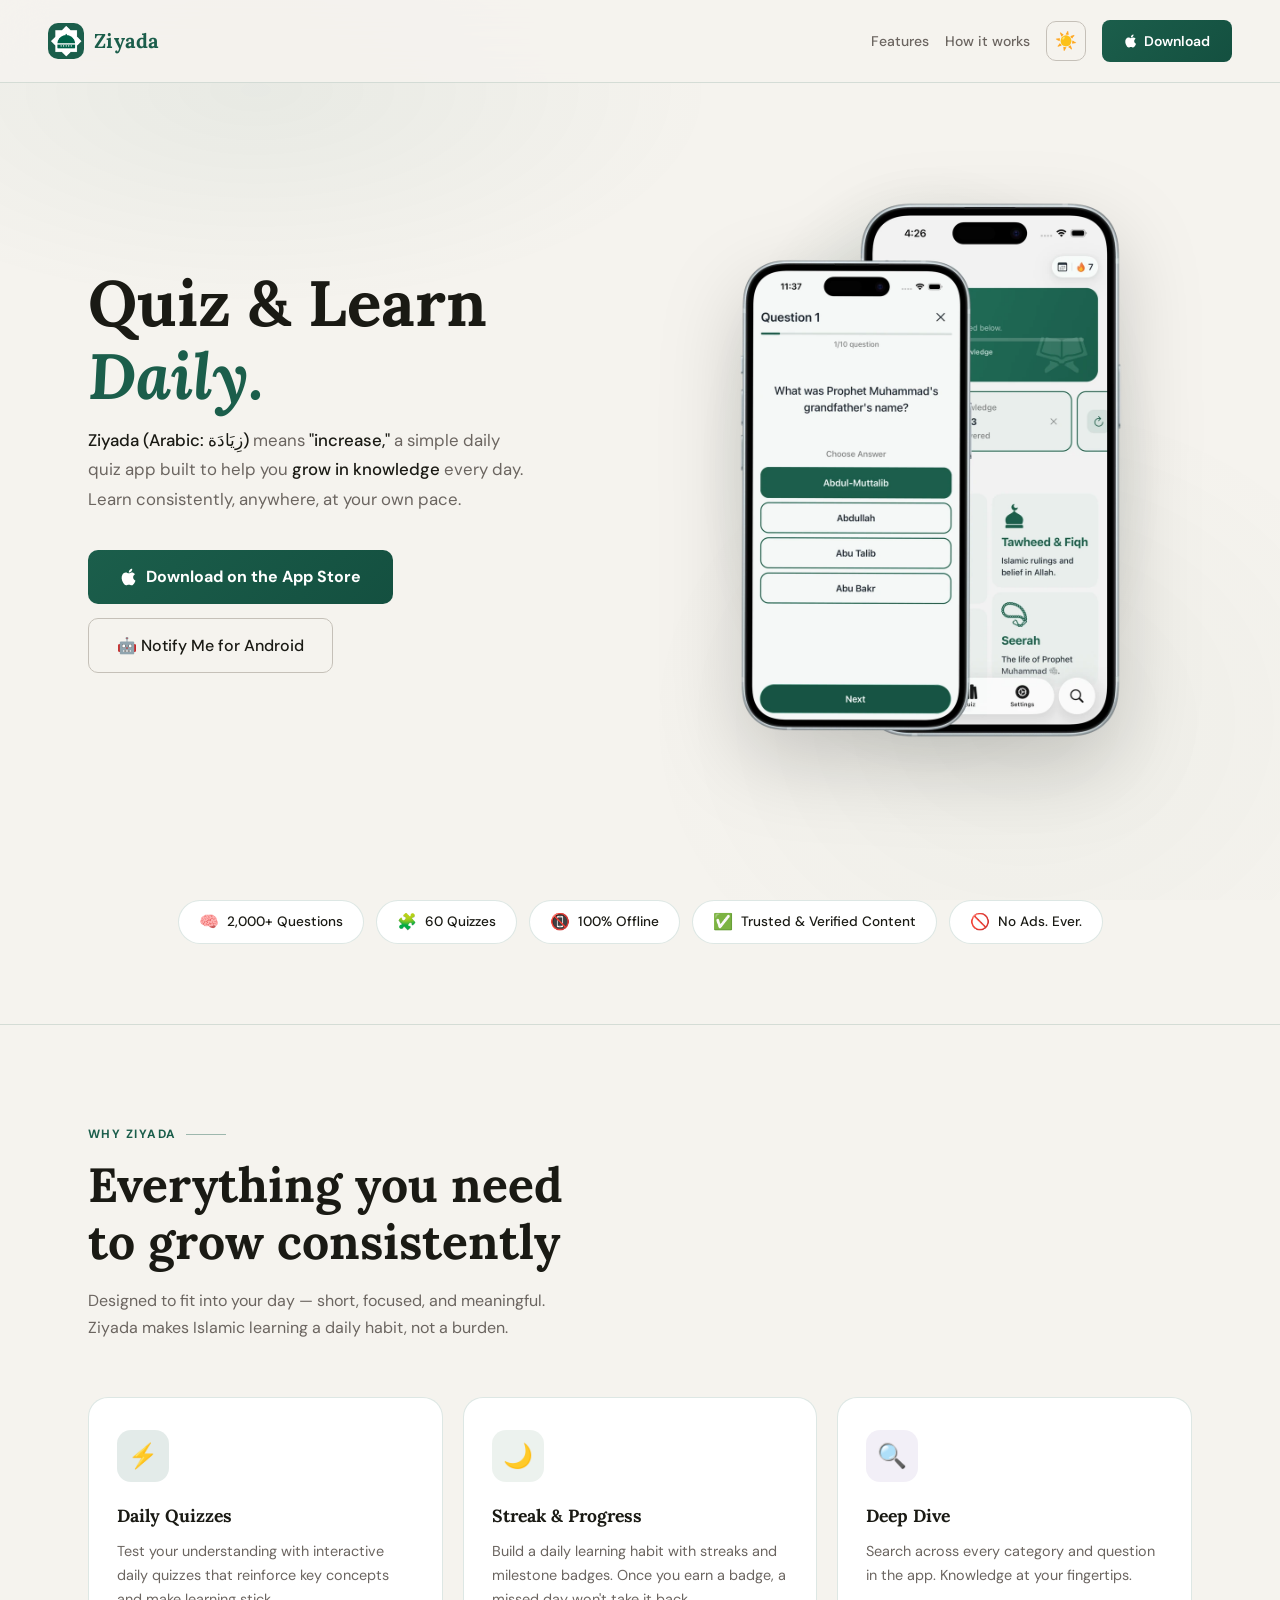
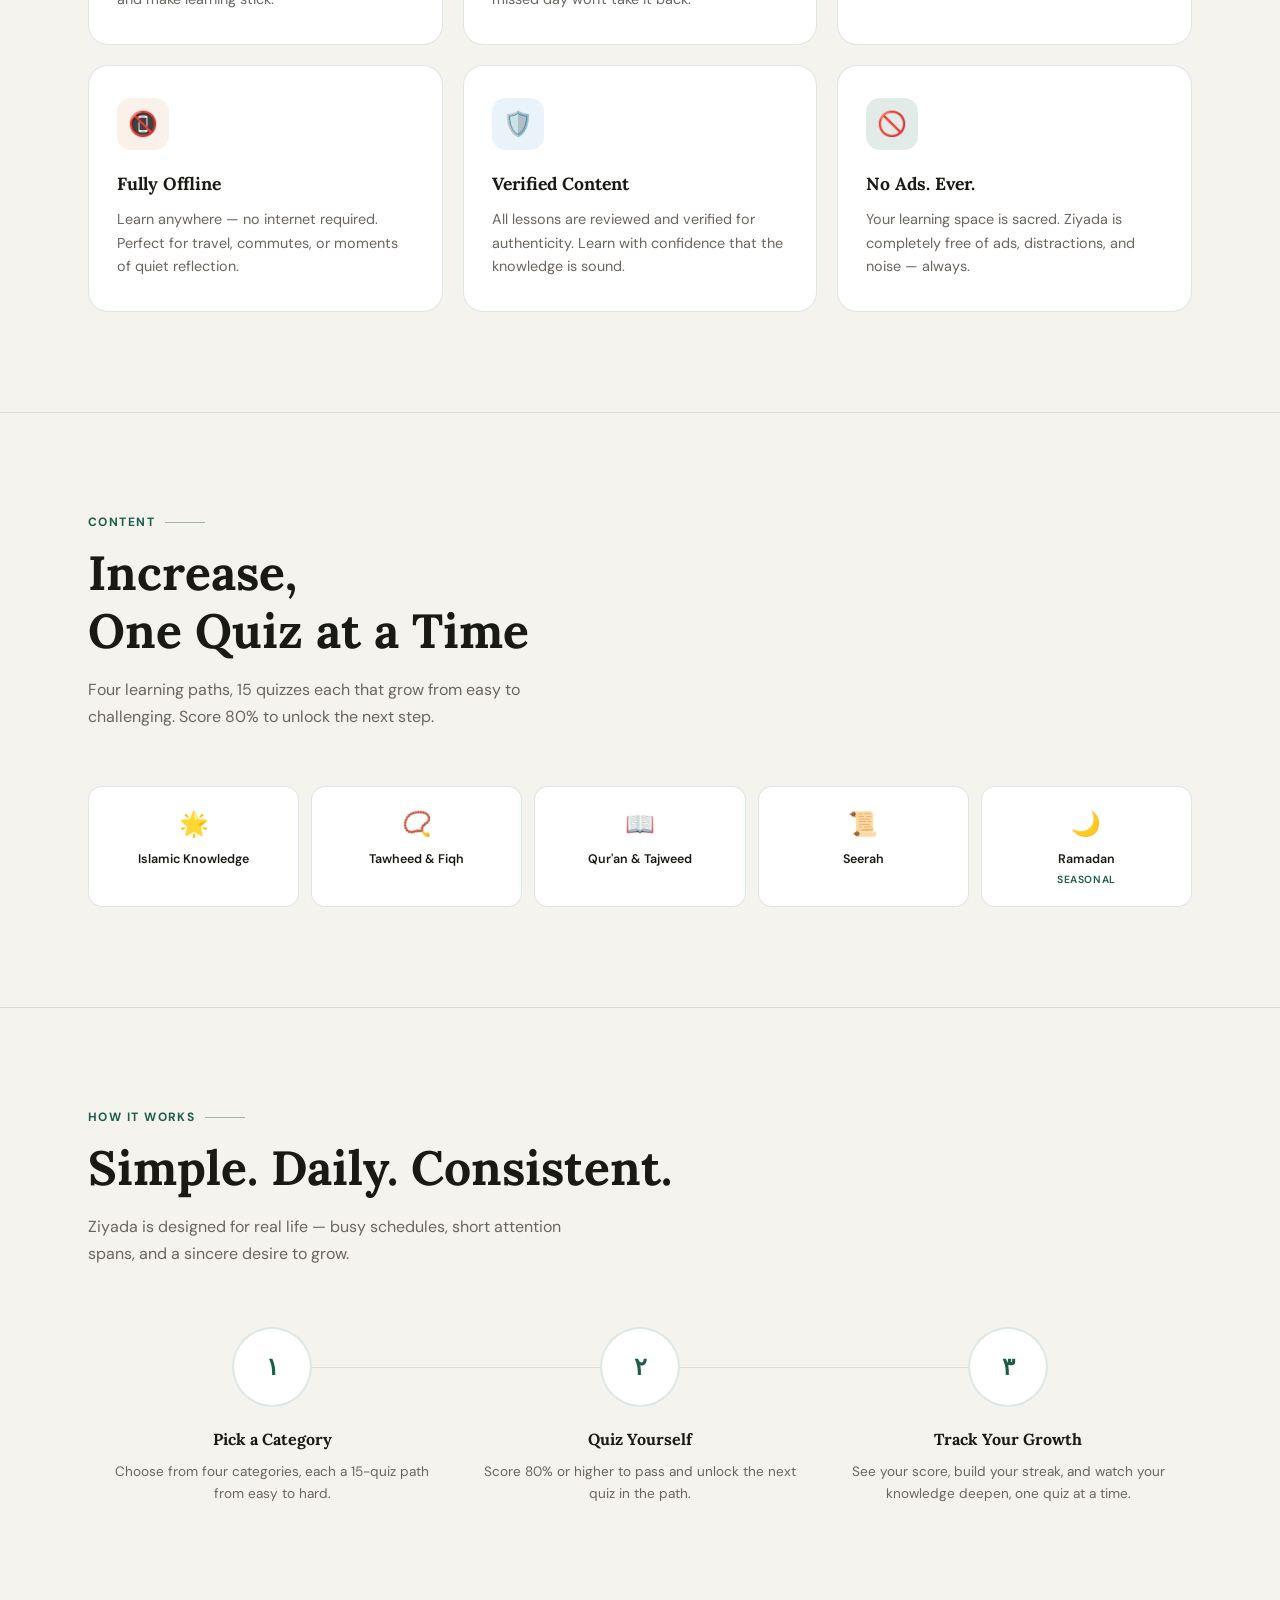
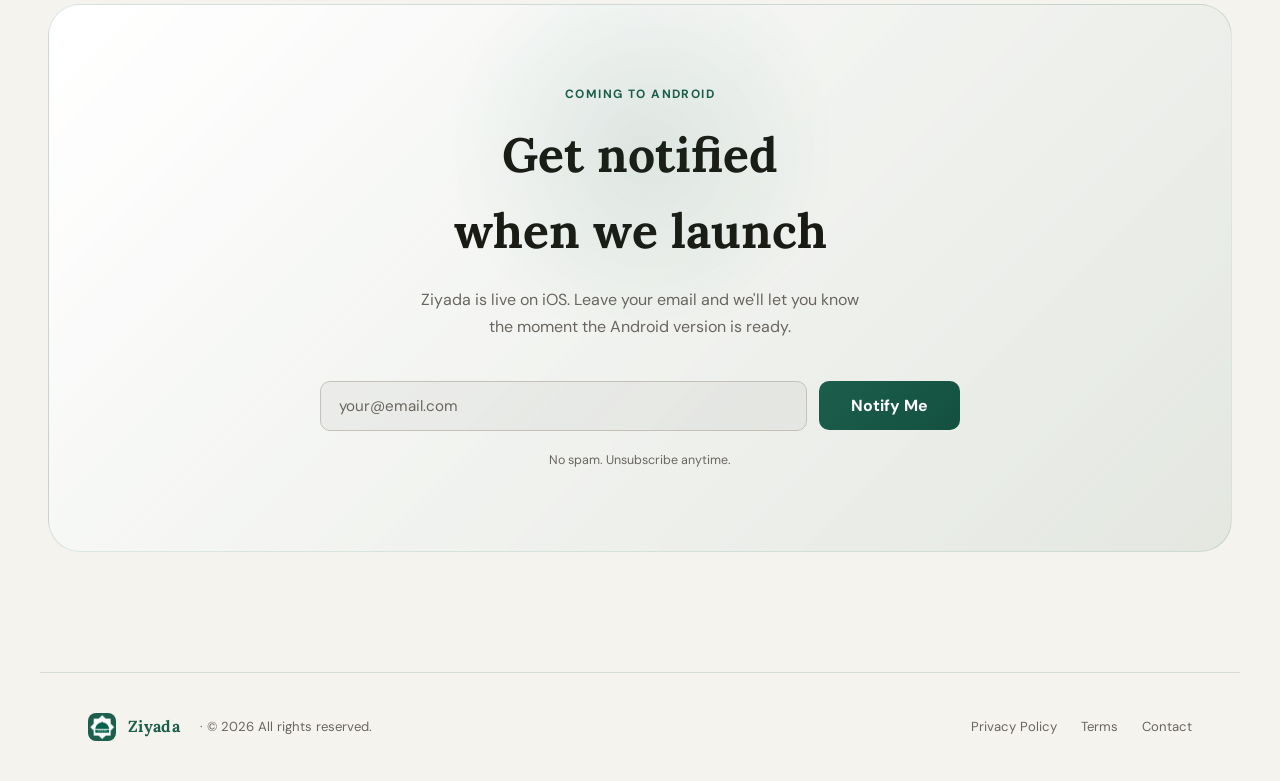
<file: index.html>
<!DOCTYPE html>
<html lang="en">
<head>
<meta charset="UTF-8">
<meta name="viewport" content="width=device-width, initial-scale=1.0">
<title>Ziyada – Quiz & Learn Daily</title>
<meta name="description" content="Ziyada (Arabic for increase) is a simple daily quiz app built to help you grow in Islamic knowledge every day. Work through the Qur'an and Tajweed, Seerah, Tawheed and Fiqh as a path of short quizzes, fully offline, with no ads and no account.">
<meta property="og:type" content="website">
<meta property="og:url" content="https://ziyada.app/">
<meta property="og:title" content="Ziyada – Quiz & Learn Daily">
<meta property="og:description" content="A simple daily quiz app built to help you grow in Islamic knowledge every day. Short quizzes on Qur'an, Seerah, Tawheed and Fiqh. Fully offline, no ads, no account.">
<meta property="og:image" content="https://ziyada.app/images/icon-light.png">
<meta name="twitter:card" content="summary_large_image">
<meta name="twitter:title" content="Ziyada – Quiz & Learn Daily">
<meta name="twitter:description" content="A simple daily quiz app built to help you grow in Islamic knowledge every day. Short quizzes on Qur'an, Seerah, Tawheed and Fiqh. Fully offline, no ads, no account.">
<meta name="twitter:image" content="https://ziyada.app/images/icon-light.png">
<link rel="icon" href="images/icon-dark.png" type="image/png">
<link rel="apple-touch-icon" href="images/icon-light.png">
<link rel="preconnect" href="https://fonts.googleapis.com">
<link href="https://fonts.googleapis.com/css2?family=Lora:ital,wght@0,400;0,600;0,700;1,400&family=DM+Sans:wght@300;400;500;600&display=swap" rel="stylesheet">
<link rel="stylesheet" href="css/styles.css">
</head>
<body>

<!-- NAV -->
<nav>
  <a class="nav-logo" href="#">
    <div class="logo-mark">
      <img src="images/icon-dark.png" alt="Ziyada" class="icon-dark" />
      <img src="images/icon-light.png" alt="Ziyada" class="icon-light" />
    </div>
    <span class="logo-text">Ziyada</span>
  </a>
  <div class="nav-cta">
    <a class="btn-ghost" href="#features">Features</a> 
    <a class="btn-ghost" href="#how">How it works</a>
    <button class="theme-toggle" id="themeToggle" aria-label="Toggle theme">🌙</button>
    <a class="btn-gold" href="https://apps.apple.com/app/id6760629369" target="_blank" rel="noopener"><svg width="14" height="14" viewBox="0 0 24 24" fill="currentColor" aria-hidden="true"><path d="M16.365 1.43c0 1.14-.462 2.222-1.15 3.02-.792.918-2.058 1.63-3.098 1.63-.135 0-.27-.02-.36-.033-.015-.107-.045-.335-.045-.575 0-1.14.51-2.222 1.17-2.945.81-.907 2.19-1.564 3.33-1.607.03.16.06.34.06.51z"/><path d="M20.685 17.14c-.51 1.16-.75 1.67-1.4 2.7-.9 1.44-2.19 3.24-3.78 3.25-1.41.02-1.77-.92-3.69-.91-1.92.01-2.31.93-3.72.91-1.59-.02-2.79-1.63-3.69-3.06-2.55-3.99-2.82-8.68-1.24-11.17 1.11-1.75 2.85-2.78 4.5-2.78 1.68 0 2.73 1 4.11 1 1.34 0 2.16-1 4.11-1 1.44 0 2.97.78 4.05 2.14-3.57 1.95-2.99 6.98.62 8.28-.24.65-.51 1.29-.86 1.9z"/></svg>Download</a>
  </div>
</nav>

<!-- HERO -->
<div class="hero">
  <div class="hero-content">
    <h1 class="hero-title">
      Quiz &amp; Learn<br>
      <em>Daily.</em>
    </h1>
    <p class="hero-desc">
      <strong>Ziyada (Arabic: زِيَادَة)</strong> means <strong>"increase,"</strong> a simple daily quiz app built to help you <strong>grow in knowledge</strong> every day. Learn consistently, anywhere, at your own pace.
    </p>
    <div class="hero-actions">
      <a class="btn-primary" href="https://apps.apple.com/app/id6760629369" target="_blank" rel="noopener">
        <svg class="apple-icon" width="18" height="18" viewBox="0 0 24 24" fill="currentColor" aria-hidden="true"><path d="M16.365 1.43c0 1.14-.462 2.222-1.15 3.02-.792.918-2.058 1.63-3.098 1.63-.135 0-.27-.02-.36-.033-.015-.107-.045-.335-.045-.575 0-1.14.51-2.222 1.17-2.945.81-.907 2.19-1.564 3.33-1.607.03.16.06.34.06.51z"/><path d="M20.685 17.14c-.51 1.16-.75 1.67-1.4 2.7-.9 1.44-2.19 3.24-3.78 3.25-1.41.02-1.77-.92-3.69-.91-1.92.01-2.31.93-3.72.91-1.59-.02-2.79-1.63-3.69-3.06-2.55-3.99-2.82-8.68-1.24-11.17 1.11-1.75 2.85-2.78 4.5-2.78 1.68 0 2.73 1 4.11 1 1.34 0 2.16-1 4.11-1 1.44 0 2.97.78 4.05 2.14-3.57 1.95-2.99 6.98.62 8.28-.24.65-.51 1.29-.86 1.9z"/></svg>
        Download on the App Store
      </a>
      <a class="btn-secondary" href="#waitlist">
        🤖 Notify Me for Android
      </a>
    </div>
  </div>

  <div class="hero-visual">
    <div class="phone-wrap">
      <img src="images/home-mockup-dark.webp" alt="Ziyada quiz and streak screens (dark)" class="phone-screenshot dark-img" />
      <img src="images/home-mockup-light.webp" alt="Ziyada quiz and category screens (light)" class="phone-screenshot light-img" />
    </div>
  </div>
</div>

<!-- TRUST PILLS -->
<div class="trust-bar">
  <div class="trust-pill"><span class="icon">🧠</span> 2,000+ Questions</div>
  <div class="trust-pill"><span class="icon">🧩</span> 60 Quizzes</div>
  <div class="trust-pill"><span class="icon">📵</span> 100% Offline</div>
  <div class="trust-pill"><span class="icon">✅</span> Trusted &amp; Verified Content</div>
  <div class="trust-pill"><span class="icon">🚫</span> No Ads. Ever.</div>
</div>

<div class="divider"></div>

<!-- FEATURES -->
<section class="section" id="features">
  <div class="section-label">Why Ziyada</div>
  <h2 class="section-title">Everything you need<br>to grow consistently</h2>
  <p class="section-desc">Designed to fit into your day — short, focused, and meaningful. Ziyada makes Islamic learning a daily habit, not a burden.</p>

  <div class="features-grid">
    <div class="feat-card">
      <div class="feat-icon">⚡</div>
      <div class="feat-title">Daily Quizzes</div>
      <p class="feat-desc">Test your understanding with interactive daily quizzes that reinforce key concepts and make learning stick.</p>
    </div>
    <div class="feat-card">
      <div class="feat-icon">🌙</div>
      <div class="feat-title">Streak & Progress</div>
      <p class="feat-desc">Build a daily learning habit with streaks and milestone badges. Once you earn a badge, a missed day won't take it back.</p>
    </div>
    <div class="feat-card">
      <div class="feat-icon">🔍</div>
      <div class="feat-title">Deep Dive</div>
      <p class="feat-desc">Search across every category and question in the app. Knowledge at your fingertips.</p>
    </div>
    <div class="feat-card">
      <div class="feat-icon">📵</div>
      <div class="feat-title">Fully Offline</div>
      <p class="feat-desc">Learn anywhere — no internet required. Perfect for travel, commutes, or moments of quiet reflection.</p>
    </div>
    <div class="feat-card">
      <div class="feat-icon">🛡️</div>
      <div class="feat-title">Verified Content</div>
      <p class="feat-desc">All lessons are reviewed and verified for authenticity. Learn with confidence that the knowledge is sound.</p>
    </div>
    <div class="feat-card">
      <div class="feat-icon">🚫</div>
      <div class="feat-title">No Ads. Ever.</div>
      <p class="feat-desc">Your learning space is sacred. Ziyada is completely free of ads, distractions, and noise — always.</p>
    </div>
  </div>
</section>

<div class="divider"></div>

<!-- CATEGORIES -->
<section class="section">
  <div class="section-label">Content</div>
  <h2 class="section-title">Increase, <br>One Quiz at a Time</h2>
  <p class="section-desc">Four learning paths, 15 quizzes each that grow from easy to challenging. Score 80% to unlock the next step.</p>

  <div class="cats-wrap">
    <div class="cat-item"><div class="cat-emoji">🌟</div><div class="cat-name">Islamic Knowledge</div></div>
    <div class="cat-item"><div class="cat-emoji">📿</div><div class="cat-name">Tawheed &amp; Fiqh</div></div>
    <div class="cat-item"><div class="cat-emoji">📖</div><div class="cat-name">Qur'an &amp; Tajweed</div></div>
    <div class="cat-item"><div class="cat-emoji">📜</div><div class="cat-name">Seerah</div></div>
    <div class="cat-item"><div class="cat-emoji">🌙</div><div class="cat-name">Ramadan</div><div class="cat-tag">Seasonal</div></div>
  </div>
</section>

<div class="divider"></div>

<!-- HOW IT WORKS -->
<section class="section" id="how">
  <div class="section-label">How it works</div>
  <h2 class="section-title">Simple. Daily. Consistent.</h2>
  <p class="section-desc">Ziyada is designed for real life — busy schedules, short attention spans, and a sincere desire to grow.</p>

  <div class="steps">
    <div class="step">
      <div class="step-num">١</div>
      <div class="step-title">Pick a Category</div>
      <p class="step-desc">Choose from four categories, each a 15-quiz path from easy to hard.</p>
    </div>
    <div class="step">
      <div class="step-num">٢</div>
      <div class="step-title">Quiz Yourself</div>
      <p class="step-desc">Score 80% or higher to pass and unlock the next quiz in the path.</p>
    </div>
    <div class="step">
      <div class="step-num">٣</div>
      <div class="step-title">Track Your Growth</div>
      <p class="step-desc">See your score, build your streak, and watch your knowledge deepen, one quiz at a time.</p>
    </div>
  </div>
</section>

<!-- ANDROID WAITLIST -->
<div class="waitlist-section" id="waitlist">
  <div class="waitlist-card">
    <div class="section-label">Coming to Android</div>
    <h2 class="waitlist-title">Get notified<br>when we launch</h2>
    <p class="waitlist-desc">Ziyada is live on iOS. Leave your email and we'll let you know the moment the Android version is ready.</p>

    <form class="waitlist-form" id="waitlistForm" novalidate>
      <div class="waitlist-input-group">
        <input class="waitlist-input" id="waitlistEmail" type="email" placeholder="your@email.com" autocomplete="email" />
      </div>
      <button class="btn-primary" type="submit" id="waitlistBtn">Notify Me</button>
    </form>

    <p class="waitlist-note" id="waitlistNote">No spam. Unsubscribe anytime.</p>
  </div>
</div>

<!-- FOOTER -->
<footer>
  <div class="footer-left">
    <div class="logo-mark" style="width:28px;height:28px;border-radius:8px;">
      <img src="images/icon-dark.png" alt="Ziyada" class="icon-dark" />
      <img src="images/icon-light.png" alt="Ziyada" class="icon-light" />
    </div>
    <span class="logo-text" style="font-size:1rem;">Ziyada</span>
    <span class="footer-copy" style="margin-left:8px;">· © 2026 All rights reserved.</span>
  </div>
  <div class="footer-links">
    <a class="footer-link" href="privacy.html">Privacy Policy</a>
    <a class="footer-link" href="terms.html">Terms</a>
    <a class="footer-link" href="mailto:privacy@ziyada.app">Contact</a>
  </div>
</footer>

<script>
  (function() {
    const form  = document.getElementById('waitlistForm');
    const input = document.getElementById('waitlistEmail');
    const btn   = document.getElementById('waitlistBtn');
    const note  = document.getElementById('waitlistNote');

    form.addEventListener('submit', async function(e) {
      e.preventDefault();

      const email = input.value.trim();

      if (!email || !/^[^\s@]+@[^\s@]+\.[^\s@]+$/.test(email)) {
        input.style.borderColor = '#C06040';
        setTimeout(() => input.style.borderColor = '', 1500);
        return;
      }

      // Loading state
      btn.textContent = 'Submitting…';
      btn.disabled = true;
      input.disabled = true;
      note.style.color = '';
      note.textContent = 'No spam. Unsubscribe anytime.';

      try {
        const res = await fetch('https://formspree.io/f/xkoqpqkb', {
          method: 'POST',
          headers: { 'Accept': 'application/json', 'Content-Type': 'application/json' },
          body: JSON.stringify({ email, device: 'Android' })
        });

        if (res.ok) {
          // Success state
          btn.textContent = '✓ You\'re in!';
          btn.style.background = 'linear-gradient(135deg, #2A7D64, #1B5E4B)';
          input.value = '';
          input.placeholder = 'Jazakallah khair! 🌙';
          note.textContent = "You're on the list! We'll email you when Android is ready. 🌙";
        } else {
          throw new Error('server error');
        }
      } catch (_) {
        // Error state
        btn.textContent = 'Try Again';
        btn.disabled = false;
        btn.style.background = '';
        input.disabled = false;
        note.style.color = '#C06040';
        note.textContent = 'Something went wrong. Please try again.';
      }
    });
  })();

  // Theme toggle
  (function() {
    const html = document.documentElement;
    const toggle = document.getElementById('themeToggle');
    const stored = localStorage.getItem('ziyada-theme');

    function applyTheme(theme) {
      if (theme === 'light') {
        html.classList.add('light');
        toggle.textContent = '☀️';
      } else {
        html.classList.remove('light');
        toggle.textContent = '🌙';
      }
    }

    if (stored) {
      applyTheme(stored);
    } else if (window.matchMedia('(prefers-color-scheme: light)').matches) {
      applyTheme('light');
    }

    toggle.addEventListener('click', function() {
      const isLight = html.classList.contains('light');
      const next = isLight ? 'dark' : 'light';
      localStorage.setItem('ziyada-theme', next);
      applyTheme(next);
    });
  })();

  // Scroll reveal
  const observer = new IntersectionObserver((entries) => {
    entries.forEach(e => {
      if (e.isIntersecting) {
        e.target.style.opacity = '1';
        e.target.style.transform = 'translateY(0)';
      }
    });
  }, { threshold: 0.1 });

  document.querySelectorAll('.feat-card, .cat-item, .step').forEach(el => {
    el.style.opacity = '0';
    el.style.transform = 'translateY(24px)';
    el.style.transition = 'opacity 0.5s ease, transform 0.5s ease';
    observer.observe(el);
  });
</script>

</body>
</html>
</file>
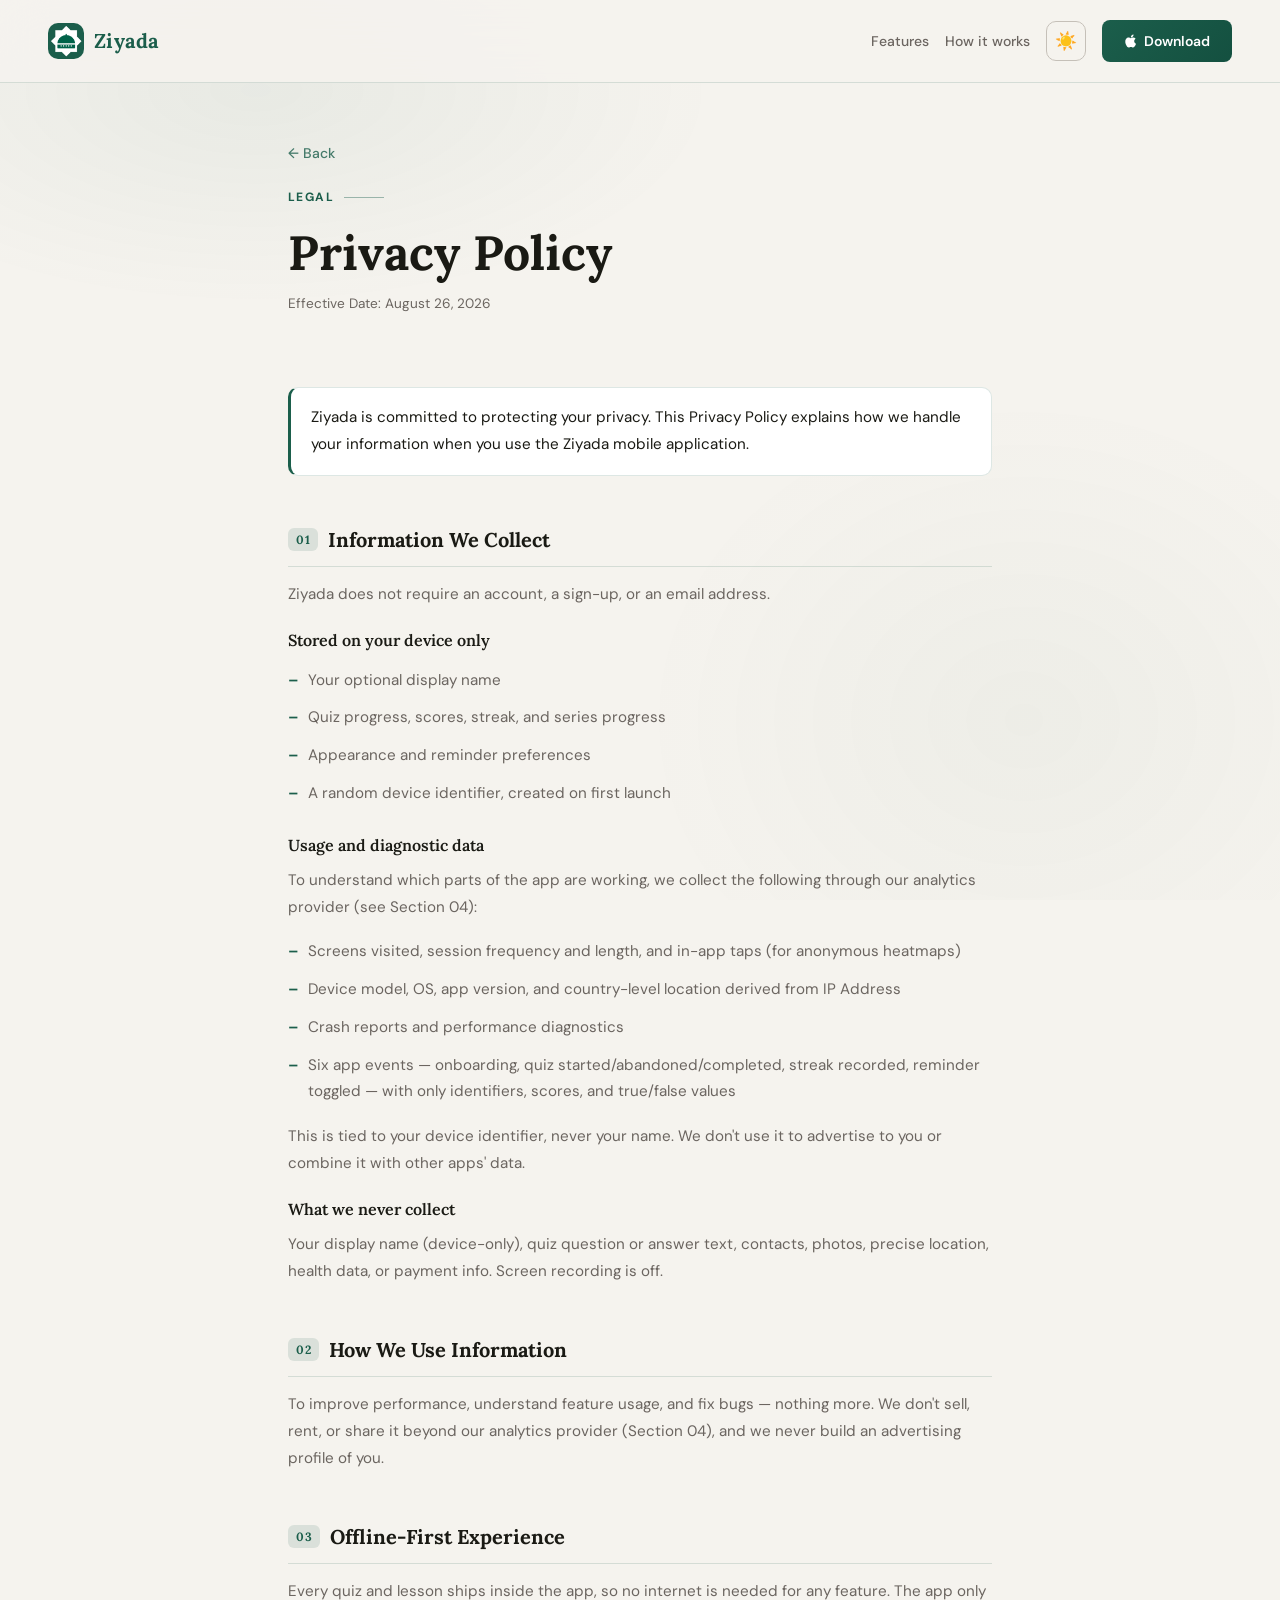
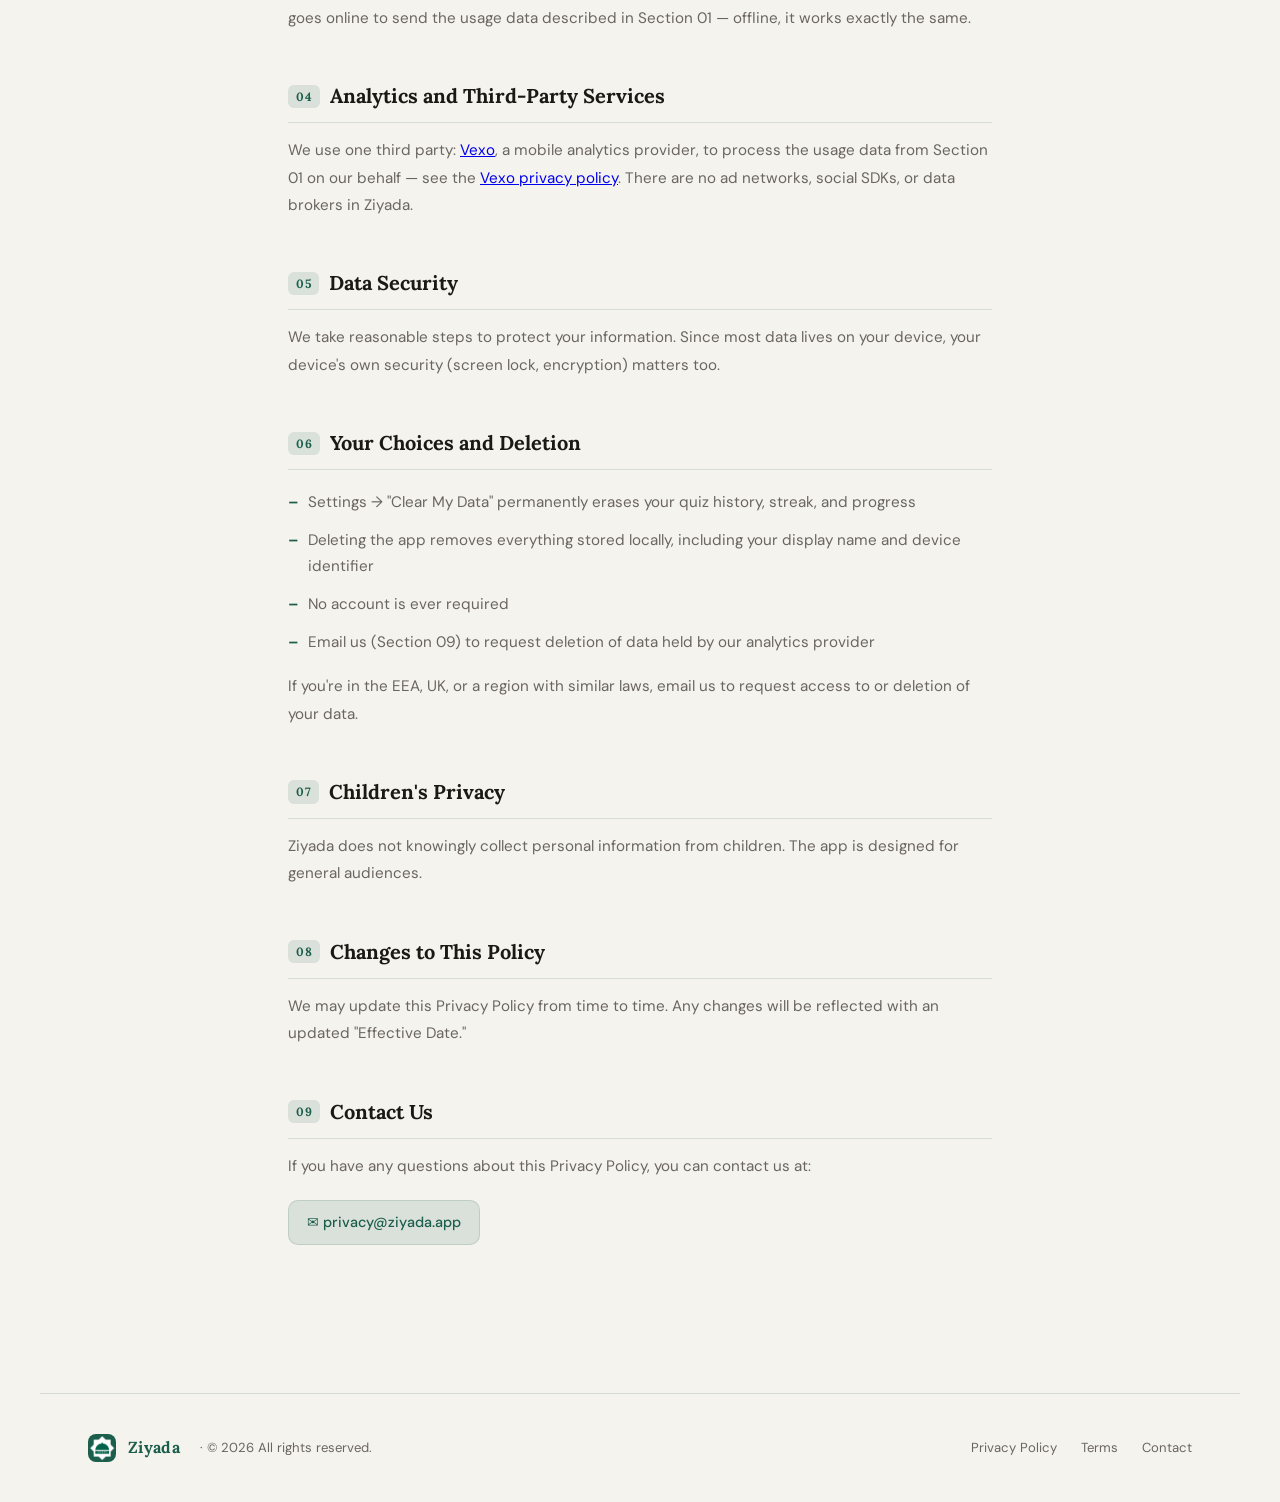
<file: privacy.html>
<!DOCTYPE html>
<html lang="en">
<head>
<meta charset="UTF-8">
<meta name="viewport" content="width=device-width, initial-scale=1.0">
<meta name="description" content="How Ziyada collects, uses, and protects your information.">
<link rel="icon" href="images/icon-dark.png" type="image/png">
<link rel="apple-touch-icon" href="images/icon-light.png">
<title>Privacy Policy – Ziyada</title>
<link rel="preconnect" href="https://fonts.googleapis.com">
<link href="https://fonts.googleapis.com/css2?family=Lora:ital,wght@0,400;0,600;0,700;1,400&family=DM+Sans:wght@300;400;500;600&display=swap" rel="stylesheet">
<link rel="stylesheet" href="css/styles.css">
<link rel="stylesheet" href="css/policy.css">
</head>
<body>

<!-- NAV -->
<nav>
  <a class="nav-logo" href="index.html">
    <div class="logo-mark">
      <img src="images/icon-dark.png" alt="Ziyada" class="icon-dark" />
      <img src="images/icon-light.png" alt="Ziyada" class="icon-light" />
    </div>
    <span class="logo-text">Ziyada</span>
  </a>
  <div class="nav-cta">
    <a class="btn-ghost" href="index.html#features">Features</a>
    <a class="btn-ghost" href="index.html#how">How it works</a>
    <button class="theme-toggle" id="themeToggle" aria-label="Toggle theme">🌙</button>
    <a class="btn-gold" href="https://apps.apple.com/app/id6760629369" target="_blank" rel="noopener"><svg width="14" height="14" viewBox="0 0 24 24" fill="currentColor" aria-hidden="true"><path d="M16.365 1.43c0 1.14-.462 2.222-1.15 3.02-.792.918-2.058 1.63-3.098 1.63-.135 0-.27-.02-.36-.033-.015-.107-.045-.335-.045-.575 0-1.14.51-2.222 1.17-2.945.81-.907 2.19-1.564 3.33-1.607.03.16.06.34.06.51z"/><path d="M20.685 17.14c-.51 1.16-.75 1.67-1.4 2.7-.9 1.44-2.19 3.24-3.78 3.25-1.41.02-1.77-.92-3.69-.91-1.92.01-2.31.93-3.72.91-1.59-.02-2.79-1.63-3.69-3.06-2.55-3.99-2.82-8.68-1.24-11.17 1.11-1.75 2.85-2.78 4.5-2.78 1.68 0 2.73 1 4.11 1 1.34 0 2.16-1 4.11-1 1.44 0 2.97.78 4.05 2.14-3.57 1.95-2.99 6.98.62 8.28-.24.65-.51 1.29-.86 1.9z"/></svg>Download</a>
  </div>
</nav>

<!-- PAGE HEADER -->
<div class="policy-hero">
  <a class="back-btn" href="index.html">← Back</a>
  <div class="section-label">Legal</div>
  <h1>Privacy Policy</h1>
  <p class="policy-meta">Effective Date: August 26, 2026</p>
</div>

<!-- POLICY CONTENT -->
<div class="policy-body">

  <div class="policy-section">
    <div class="policy-highlight">
      <p>Ziyada is committed to protecting your privacy. This Privacy Policy explains how we handle your information when you use the Ziyada mobile application.</p>
    </div>
  </div>

  <div class="policy-section">
    <h2><span class="num">01</span> Information We Collect</h2>
    <p>Ziyada does not require an account, a sign-up, or an email address.</p>

    <h3>Stored on your device only</h3>
    <ul>
      <li>Your optional display name</li>
      <li>Quiz progress, scores, streak, and series progress</li>
      <li>Appearance and reminder preferences</li>
      <li>A random device identifier, created on first launch</li>
    </ul>

    <h3>Usage and diagnostic data</h3>
    <p>To understand which parts of the app are working, we collect the following through our analytics provider (see Section 04):</p>

    <ul>
      <li>Screens visited, session frequency and length, and in-app taps (for anonymous heatmaps)</li>
      <li>Device model, OS, app version, and country-level location derived from IP Address</li>
      <li>Crash reports and performance diagnostics</li>
      <li>Six app events — onboarding, quiz started/abandoned/completed, streak recorded, reminder toggled — with only identifiers, scores, and true/false values</li>
    </ul>
    <p>This is tied to your device identifier, never your name. We don't use it to advertise to you or combine it with other apps' data.</p>

    <h3>What we never collect</h3>
    <p>Your display name (device-only), quiz question or answer text, contacts, photos, precise location, health data, or payment info. Screen recording is off.</p>
  </div>

  <div class="policy-section">
    <h2><span class="num">02</span> How We Use Information</h2>
    <p>To improve performance, understand feature usage, and fix bugs — nothing more. We don't sell, rent, or share it beyond our analytics provider (Section 04), and we never build an advertising profile of you.</p>
  </div>

  <div class="policy-section">
    <h2><span class="num">03</span> Offline-First Experience</h2>
    <p>Every quiz and lesson ships inside the app, so no internet is needed for any feature. The app only goes online to send the usage data described in Section 01 — offline, it works exactly the same.</p>
  </div>

  <div class="policy-section">
    <h2><span class="num">04</span> Analytics and Third-Party Services</h2>
    <p>We use one third party: <a href="https://www.vexo.co" target="_blank" rel="noopener">Vexo</a>, a mobile analytics provider, to process the usage data from Section 01 on our behalf — see the <a href="https://www.vexo.co/privacy" target="_blank" rel="noopener">Vexo privacy policy</a>. There are no ad networks, social SDKs, or data brokers in Ziyada.</p>
  </div>

  <div class="policy-section">
    <h2><span class="num">05</span> Data Security</h2>
    <p>We take reasonable steps to protect your information. Since most data lives on your device, your device's own security (screen lock, encryption) matters too.</p>
  </div>

  <div class="policy-section">
    <h2><span class="num">06</span> Your Choices and Deletion</h2>
    <ul>
      <li>Settings → "Clear My Data" permanently erases your quiz history, streak, and progress</li>
      <li>Deleting the app removes everything stored locally, including your display name and device identifier</li>
      <li>No account is ever required</li>
      <li>Email us (Section 09) to request deletion of data held by our analytics provider</li>
    </ul>
    <p>If you're in the EEA, UK, or a region with similar laws, email us to request access to or deletion of your data.</p>
  </div>

  <div class="policy-section">
    <h2><span class="num">07</span> Children's Privacy</h2>
    <p>Ziyada does not knowingly collect personal information from children. The app is designed for general audiences.</p>
  </div>

  <div class="policy-section">
    <h2><span class="num">08</span> Changes to This Policy</h2>
    <p>We may update this Privacy Policy from time to time. Any changes will be reflected with an updated "Effective Date."</p>
  </div>

  <div class="policy-section">
    <h2><span class="num">09</span> Contact Us</h2>
    <p>If you have any questions about this Privacy Policy, you can contact us at:</p>
    <a class="policy-contact" href="mailto:privacy@ziyada.app">✉ privacy@ziyada.app</a>
  </div>

</div>

<!-- FOOTER -->
<footer>
  <div class="footer-left">
    <div class="logo-mark" style="width:28px;height:28px;border-radius:8px;">
      <img src="images/icon-dark.png" alt="Ziyada" class="icon-dark" />
      <img src="images/icon-light.png" alt="Ziyada" class="icon-light" />
    </div>
    <span class="logo-text" style="font-size:1rem;">Ziyada</span>
    <span class="footer-copy" style="margin-left:8px;">· © 2026 All rights reserved.</span>
  </div>
  <div class="footer-links">
    <a class="footer-link" href="privacy.html">Privacy Policy</a>
    <a class="footer-link" href="terms.html">Terms</a>
    <a class="footer-link" href="mailto:privacy@ziyada.app">Contact</a>
  </div>
</footer>

<script>
  // Theme toggle
  (function() {
    const html = document.documentElement;
    const toggle = document.getElementById('themeToggle');
    const stored = localStorage.getItem('ziyada-theme');

    function applyTheme(theme) {
      if (theme === 'light') {
        html.classList.add('light');
        toggle.textContent = '☀️';
      } else {
        html.classList.remove('light');
        toggle.textContent = '🌙';
      }
    }

    if (stored) {
      applyTheme(stored);
    } else if (window.matchMedia('(prefers-color-scheme: light)').matches) {
      applyTheme('light');
    }

    toggle.addEventListener('click', function() {
      const isLight = html.classList.contains('light');
      const next = isLight ? 'dark' : 'light';
      localStorage.setItem('ziyada-theme', next);
      applyTheme(next);
    });
  })();
</script>

</body>
</html>
</file>
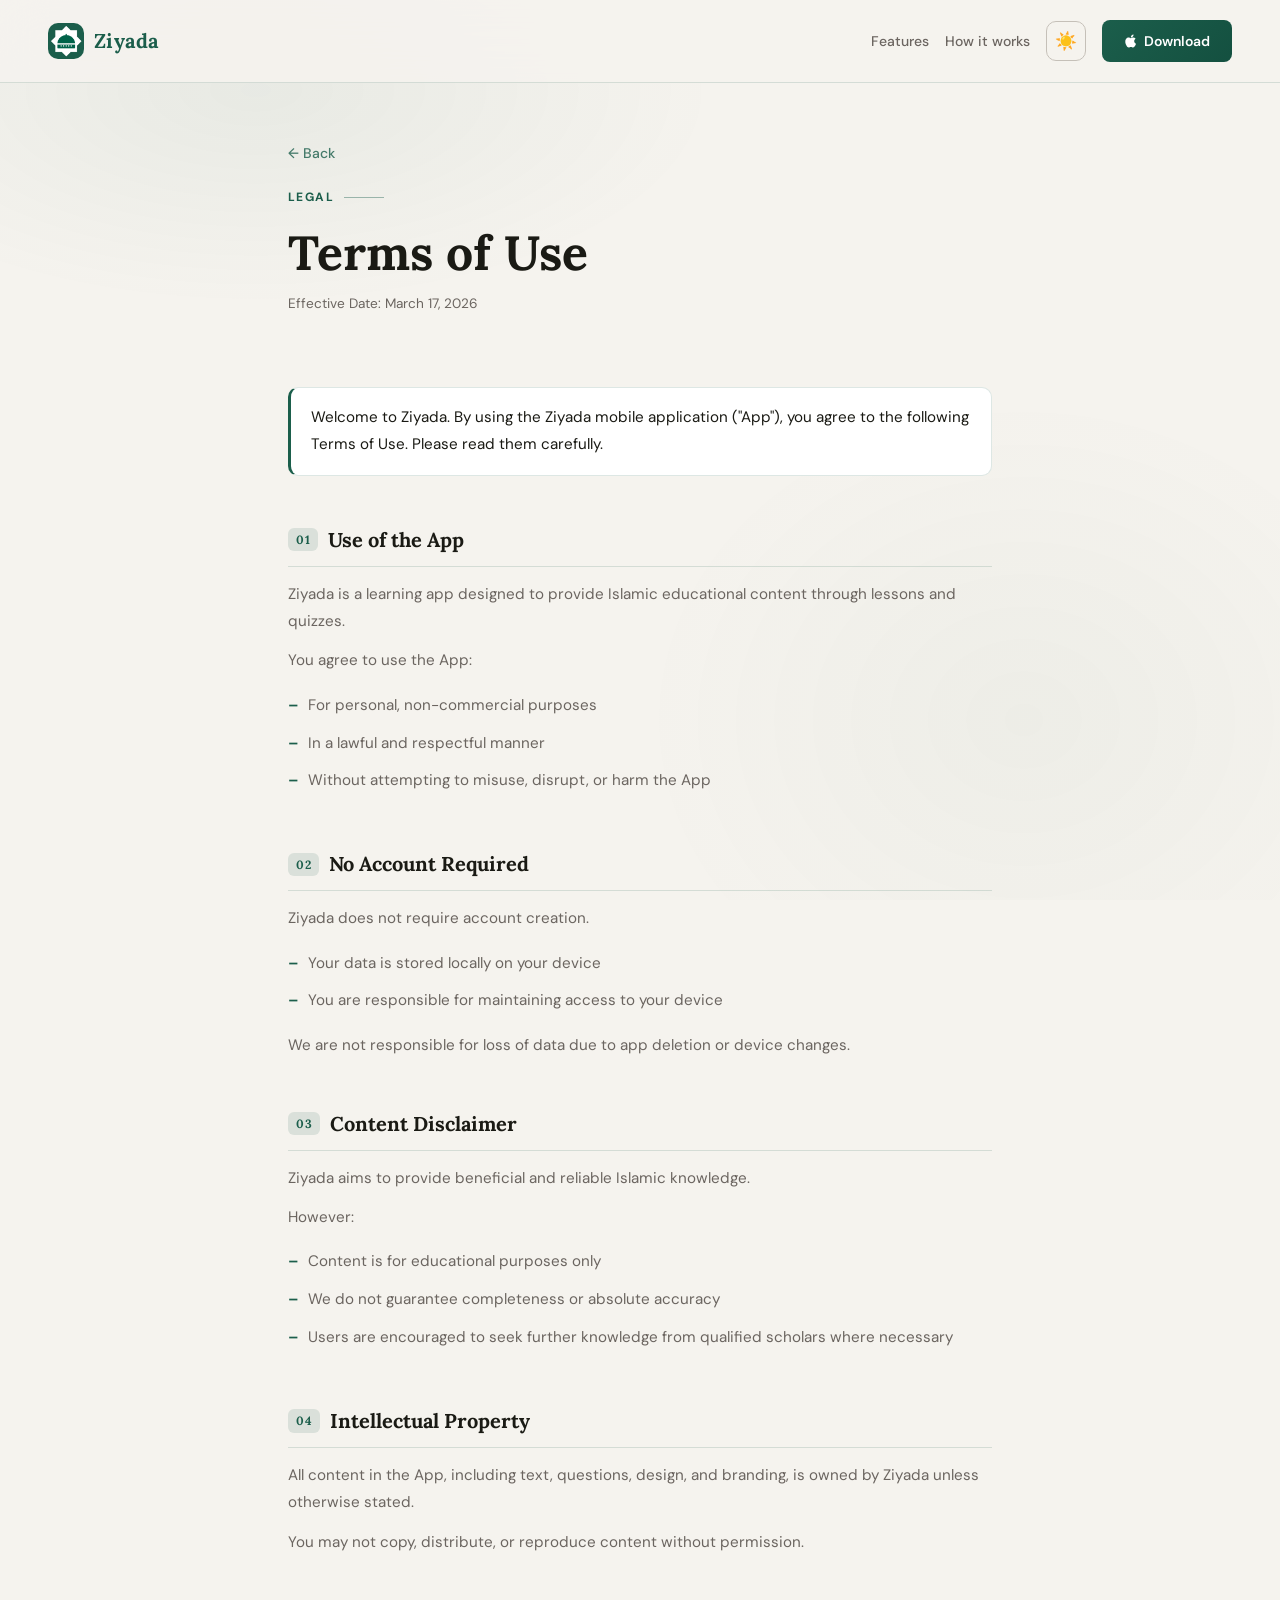
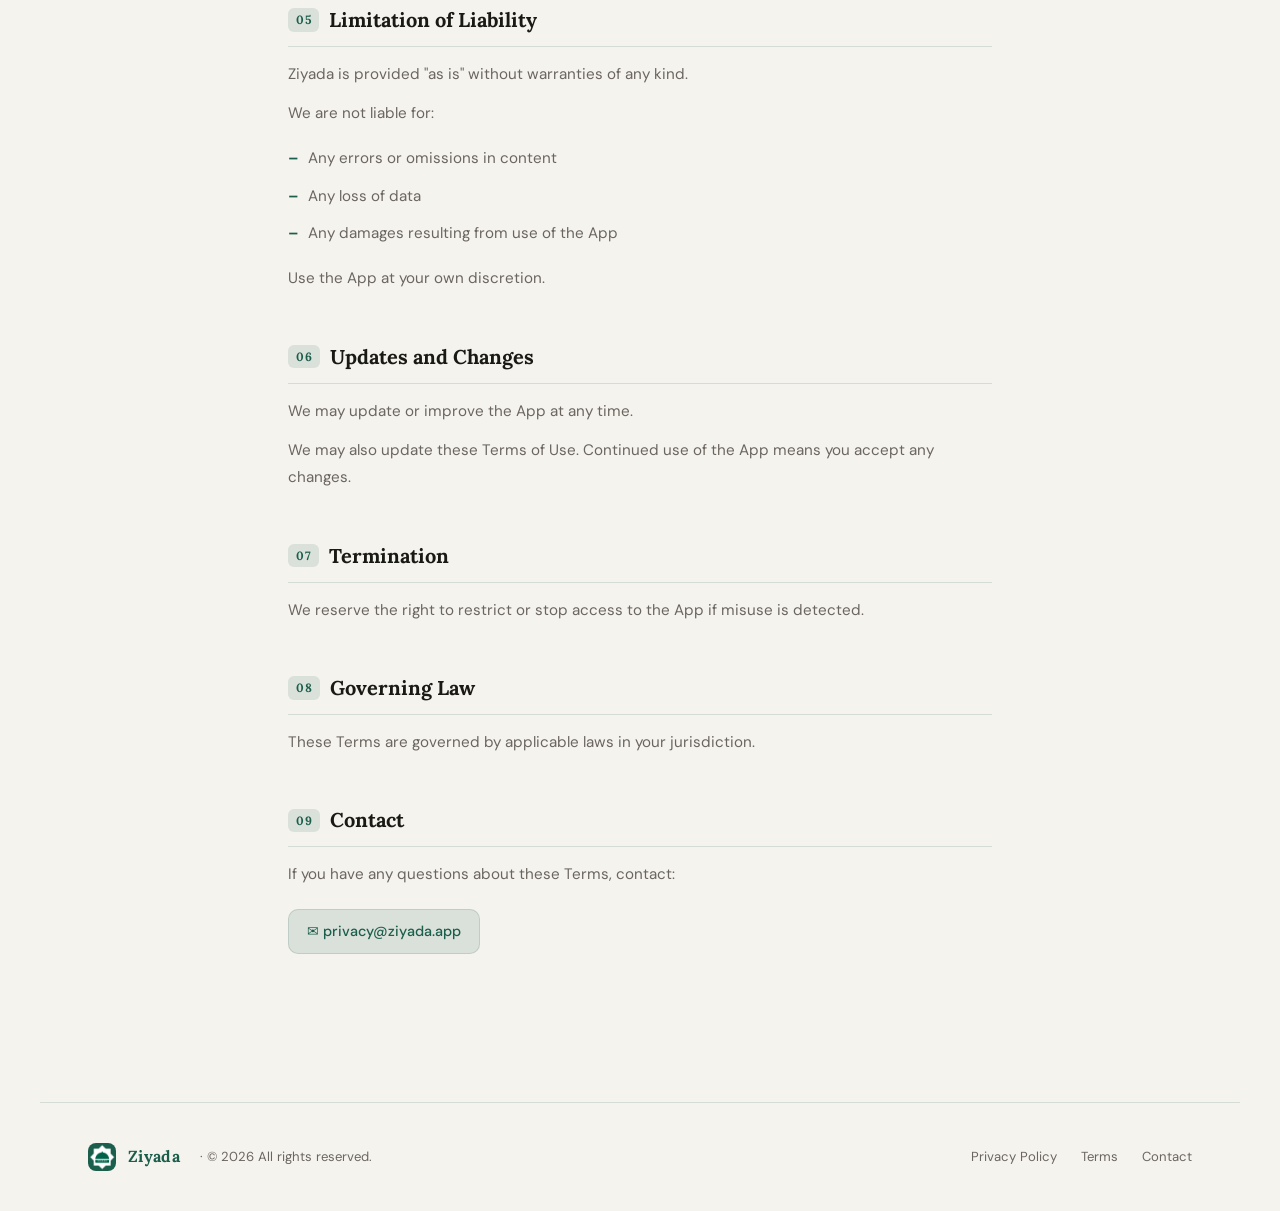
<file: terms.html>
<!DOCTYPE html>
<html lang="en">
<head>
<meta charset="UTF-8">
<meta name="viewport" content="width=device-width, initial-scale=1.0">
<meta name="description" content="The terms of use for the Ziyada mobile app.">
<link rel="icon" href="images/icon-dark.png" type="image/png">
<link rel="apple-touch-icon" href="images/icon-light.png">
<title>Terms of Use – Ziyada</title>
<link rel="preconnect" href="https://fonts.googleapis.com">
<link href="https://fonts.googleapis.com/css2?family=Lora:ital,wght@0,400;0,600;0,700;1,400&family=DM+Sans:wght@300;400;500;600&display=swap" rel="stylesheet">
<link rel="stylesheet" href="css/styles.css">
<link rel="stylesheet" href="css/policy.css">
</head>
<body>

<!-- NAV -->
<nav>
  <a class="nav-logo" href="index.html">
    <div class="logo-mark">
      <img src="images/icon-dark.png" alt="Ziyada" class="icon-dark" />
      <img src="images/icon-light.png" alt="Ziyada" class="icon-light" />
    </div>
    <span class="logo-text">Ziyada</span>
  </a>
  <div class="nav-cta">
    <a class="btn-ghost" href="index.html#features">Features</a>
    <a class="btn-ghost" href="index.html#how">How it works</a>
    <button class="theme-toggle" id="themeToggle" aria-label="Toggle theme">🌙</button>
    <a class="btn-gold" href="https://apps.apple.com/app/id6760629369" target="_blank" rel="noopener"><svg width="14" height="14" viewBox="0 0 24 24" fill="currentColor" aria-hidden="true"><path d="M16.365 1.43c0 1.14-.462 2.222-1.15 3.02-.792.918-2.058 1.63-3.098 1.63-.135 0-.27-.02-.36-.033-.015-.107-.045-.335-.045-.575 0-1.14.51-2.222 1.17-2.945.81-.907 2.19-1.564 3.33-1.607.03.16.06.34.06.51z"/><path d="M20.685 17.14c-.51 1.16-.75 1.67-1.4 2.7-.9 1.44-2.19 3.24-3.78 3.25-1.41.02-1.77-.92-3.69-.91-1.92.01-2.31.93-3.72.91-1.59-.02-2.79-1.63-3.69-3.06-2.55-3.99-2.82-8.68-1.24-11.17 1.11-1.75 2.85-2.78 4.5-2.78 1.68 0 2.73 1 4.11 1 1.34 0 2.16-1 4.11-1 1.44 0 2.97.78 4.05 2.14-3.57 1.95-2.99 6.98.62 8.28-.24.65-.51 1.29-.86 1.9z"/></svg>Download</a>
  </div>
</nav>

<!-- PAGE HEADER -->
<div class="policy-hero">
  <a class="back-btn" href="index.html">← Back</a>
  <div class="section-label">Legal</div>
  <h1>Terms of Use</h1>
  <p class="policy-meta">Effective Date: March 17, 2026</p>
</div>

<!-- TERMS CONTENT -->
<div class="policy-body">

  <div class="policy-section">
    <div class="policy-highlight">
      <p>Welcome to Ziyada. By using the Ziyada mobile application ("App"), you agree to the following Terms of Use. Please read them carefully.</p>
    </div>
  </div>

  <div class="policy-section">
    <h2><span class="num">01</span> Use of the App</h2>
    <p>Ziyada is a learning app designed to provide Islamic educational content through lessons and quizzes.</p>
    <p>You agree to use the App:</p>
    <ul>
      <li>For personal, non-commercial purposes</li>
      <li>In a lawful and respectful manner</li>
      <li>Without attempting to misuse, disrupt, or harm the App</li>
    </ul>
  </div>

  <div class="policy-section">
    <h2><span class="num">02</span> No Account Required</h2>
    <p>Ziyada does not require account creation.</p>
    <ul>
      <li>Your data is stored locally on your device</li>
      <li>You are responsible for maintaining access to your device</li>
    </ul>
    <p>We are not responsible for loss of data due to app deletion or device changes.</p>
  </div>

  <div class="policy-section">
    <h2><span class="num">03</span> Content Disclaimer</h2>
    <p>Ziyada aims to provide beneficial and reliable Islamic knowledge.</p>
    <p>However:</p>
    <ul>
      <li>Content is for educational purposes only</li>
      <li>We do not guarantee completeness or absolute accuracy</li>
      <li>Users are encouraged to seek further knowledge from qualified scholars where necessary</li>
    </ul>
  </div>

  <div class="policy-section">
    <h2><span class="num">04</span> Intellectual Property</h2>
    <p>All content in the App, including text, questions, design, and branding, is owned by Ziyada unless otherwise stated.</p>
    <p>You may not copy, distribute, or reproduce content without permission.</p>
  </div>

  <div class="policy-section">
    <h2><span class="num">05</span> Limitation of Liability</h2>
    <p>Ziyada is provided "as is" without warranties of any kind.</p>
    <p>We are not liable for:</p>
    <ul>
      <li>Any errors or omissions in content</li>
      <li>Any loss of data</li>
      <li>Any damages resulting from use of the App</li>
    </ul>
    <p>Use the App at your own discretion.</p>
  </div>

  <div class="policy-section">
    <h2><span class="num">06</span> Updates and Changes</h2>
    <p>We may update or improve the App at any time.</p>
    <p>We may also update these Terms of Use. Continued use of the App means you accept any changes.</p>
  </div>

  <div class="policy-section">
    <h2><span class="num">07</span> Termination</h2>
    <p>We reserve the right to restrict or stop access to the App if misuse is detected.</p>
  </div>

  <div class="policy-section">
    <h2><span class="num">08</span> Governing Law</h2>
    <p>These Terms are governed by applicable laws in your jurisdiction.</p>
  </div>

  <div class="policy-section">
    <h2><span class="num">09</span> Contact</h2>
    <p>If you have any questions about these Terms, contact:</p>
    <a class="policy-contact" href="mailto:privacy@ziyada.app">✉ privacy@ziyada.app</a>
  </div>

</div>

<!-- FOOTER -->
<footer>
  <div class="footer-left">
    <div class="logo-mark" style="width:28px;height:28px;border-radius:8px;">
      <img src="images/icon-dark.png" alt="Ziyada" class="icon-dark" />
      <img src="images/icon-light.png" alt="Ziyada" class="icon-light" />
    </div>
    <span class="logo-text" style="font-size:1rem;">Ziyada</span>
    <span class="footer-copy" style="margin-left:8px;">· © 2026 All rights reserved.</span>
  </div>
  <div class="footer-links">
    <a class="footer-link" href="privacy.html">Privacy Policy</a>
    <a class="footer-link" href="terms.html">Terms</a>
    <a class="footer-link" href="mailto:privacy@ziyada.app">Contact</a>
  </div>
</footer>

<script>
  // Theme toggle
  (function() {
    const html = document.documentElement;
    const toggle = document.getElementById('themeToggle');
    const stored = localStorage.getItem('ziyada-theme');

    function applyTheme(theme) {
      if (theme === 'light') {
        html.classList.add('light');
        toggle.textContent = '☀️';
      } else {
        html.classList.remove('light');
        toggle.textContent = '🌙';
      }
    }

    if (stored) {
      applyTheme(stored);
    } else if (window.matchMedia('(prefers-color-scheme: light)').matches) {
      applyTheme('light');
    }

    toggle.addEventListener('click', function() {
      const isLight = html.classList.contains('light');
      const next = isLight ? 'dark' : 'light';
      localStorage.setItem('ziyada-theme', next);
      applyTheme(next);
    });
  })();
</script>

</body>
</html>
</file>
<file: css/styles.css>
:root {
  --bg: #0D0D0A;
  --surface: #141410;
  --card: #1A1A14;
  --border: rgba(27, 94, 75, 0.2);
  --primary: #1B5E4B;
  --primary-light: #2A7D64;
  --primary-dim: rgba(27, 94, 75, 0.3);
  --accent: #D4AF60;
  --green: #4A7C5A;
  --green-light: #6BAF7A;
  --text: #F0EDE6;
  --muted: #8A8578;
  --subtle: #4A4840;
}

:root.light {
  --bg: #F5F3EE;
  --surface: #EDEAE4;
  --card: #FFFFFF;
  --border: rgba(27, 94, 75, 0.15);
  --primary: #1B5E4B;
  --primary-light: #2A7D64;
  --primary-dim: rgba(27, 94, 75, 0.12);
  --accent: #B8952A;
  --green: #3A6A4A;
  --green-light: #4A7C5A;
  --text: #1A1A14;
  --muted: #6B6560;
  --subtle: #C5C0B8;
}

*, *::before, *::after { box-sizing: border-box; margin: 0; padding: 0; }

html { scroll-behavior: smooth; }

body {
  background: var(--bg);
  color: var(--text);
  font-family: 'DM Sans', sans-serif;
  overflow-x: hidden;
  line-height: 1.6;
}

/* ── BACKGROUND TEXTURE ── */
body::before {
  content: '';
  position: fixed;
  inset: 0;
  background-image:
    radial-gradient(ellipse 60% 40% at 20% 10%, rgba(27,94,75,0.08) 0%, transparent 60%),
    radial-gradient(ellipse 50% 60% at 80% 80%, rgba(74,124,90,0.05) 0%, transparent 60%);
  pointer-events: none;
  z-index: 0;
}

.light body::before {
  background-image:
    radial-gradient(ellipse 60% 40% at 20% 10%, rgba(27,94,75,0.06) 0%, transparent 60%),
    radial-gradient(ellipse 50% 60% at 80% 80%, rgba(58,106,74,0.04) 0%, transparent 60%);
}

/* ── NAV ── */
nav {
  position: fixed;
  top: 0; left: 0; right: 0;
  z-index: 100;
  padding: 20px 48px;
  display: flex;
  align-items: center;
  justify-content: space-between;
  background: rgba(13,13,10,0.85);
  backdrop-filter: blur(20px);
  border-bottom: 1px solid var(--border);
}

.light nav {
  background: rgba(245,243,238,0.88);
}

.nav-logo {
  display: flex;
  align-items: center;
  gap: 10px;
  text-decoration: none;
}

.logo-mark {
  width: 36px;
  height: 36px;
  border-radius: 10px;
  display: flex;
  align-items: center;
  justify-content: center;
  overflow: hidden;
}

.logo-mark img {
  width: 100%;
  height: 100%;
  object-fit: contain;
  display: block;
}

.logo-mark .icon-dark { display: block; }
.logo-mark .icon-light { display: none; }
.light .logo-mark .icon-dark { display: none; }
.light .logo-mark .icon-light { display: block; }

.logo-text {
  font-family: 'Lora', serif;
  font-size: 1.25rem;
  font-weight: 700;
  color: var(--primary);
  letter-spacing: 0.02em;
}

.nav-cta {
  display: flex;
  align-items: center;
  gap: 16px;
}

.btn-ghost {
  color: var(--muted);
  font-size: 0.875rem;
  font-weight: 500;
  text-decoration: none;
  transition: color 0.2s;
}
.btn-ghost:hover { color: var(--text); }

.btn-gold {
  background: linear-gradient(135deg, var(--primary), #145040);
  color: #FFFFFF;
  font-family: 'DM Sans', sans-serif;
  font-weight: 600;
  font-size: 0.875rem;
  border: none;
  border-radius: 8px;
  padding: 10px 22px;
  cursor: pointer;
  transition: opacity 0.2s, transform 0.2s;
  text-decoration: none;
  display: inline-flex;
  align-items: center;
  gap: 6px;
}
.btn-gold:hover { opacity: 0.9; transform: translateY(-1px); }

/* ── THEME TOGGLE ── */
.theme-toggle {
  width: 40px;
  height: 40px;
  border-radius: 10px;
  border: 1px solid var(--subtle);
  background: transparent;
  color: var(--muted);
  font-size: 1.1rem;
  cursor: pointer;
  display: flex;
  align-items: center;
  justify-content: center;
  transition: all 0.25s;
}
.theme-toggle:hover {
  border-color: var(--primary-dim);
  color: var(--primary);
}

/* ── HERO ── */
.hero {
  position: relative;
  z-index: 1;
  min-height: 100vh;
  display: flex;
  align-items: center;
  padding: 120px 48px 80px;
  max-width: 1200px;
  margin: 0 auto;
  gap: 60px;
}

.hero-content {
  flex: 1;
  max-width: 560px;
  animation: fadeUp 0.8s ease both;
}

.hero-badge {
  display: inline-flex;
  align-items: center;
  gap: 8px;
  background: var(--primary-dim);
  border: 1px solid var(--border);
  border-radius: 100px;
  padding: 6px 14px;
  font-size: 0.78rem;
  font-weight: 600;
  color: var(--primary);
  letter-spacing: 0.08em;
  text-transform: uppercase;
  margin-bottom: 28px;
}

.hero-badge .dot {
  width: 6px;
  height: 6px;
  border-radius: 50%;
  background: var(--primary);
  animation: pulse 2s ease infinite;
}

.hero-title {
  font-family: 'Lora', serif;
  font-size: clamp(2.6rem, 5vw, 4rem);
  font-weight: 700;
  line-height: 1.15;
  margin-bottom: 12px;
  color: var(--text);
}

.hero-title em {
  font-style: italic;
  color: var(--primary);
}

.hero-arabic {
  font-family: 'Lora', serif;
  font-size: 1.1rem;
  color: var(--primary-light);
  opacity: 0.7;
  margin-bottom: 20px;
  direction: ltr;
  text-align: left;
  letter-spacing: 0.05em;
}

.hero-desc {
  font-size: 1.05rem;
  color: var(--muted);
  line-height: 1.75;
  margin-bottom: 36px;
  max-width: 440px;
}

.hero-desc strong {
  color: var(--text);
  font-weight: 500;
}

.hero-actions {
  display: flex;
  gap: 14px;
  flex-wrap: wrap;
  align-items: center;
}

.btn-primary {
  background: linear-gradient(135deg, var(--primary), #145040);
  color: #FFFFFF;
  font-family: 'DM Sans', sans-serif;
  font-weight: 700;
  font-size: 1rem;
  border: none;
  border-radius: 10px;
  padding: 14px 32px;
  cursor: pointer;
  transition: all 0.25s;
  display: inline-flex;
  align-items: center;
  gap: 8px;
  text-decoration: none;
}
.btn-primary:hover {
  transform: translateY(-2px);
  box-shadow: 0 8px 32px rgba(27,94,75,0.35);
}

.btn-secondary {
  background: transparent;
  color: var(--text);
  font-family: 'DM Sans', sans-serif;
  font-weight: 500;
  font-size: 1rem;
  border: 1px solid var(--subtle);
  border-radius: 10px;
  padding: 14px 28px;
  cursor: pointer;
  transition: all 0.25s;
  text-decoration: none;
  display: inline-flex;
  align-items: center;
  gap: 8px;
}
.btn-secondary:hover {
  border-color: var(--primary-dim);
  color: var(--primary);
}

.hero-trust {
  margin-top: 28px;
  display: flex;
  align-items: center;
  gap: 12px;
  font-size: 0.82rem;
  color: var(--muted);
}

.hero-trust .avatars {
  display: flex;
}
.hero-trust .avatar {
  width: 28px;
  height: 28px;
  border-radius: 50%;
  border: 2px solid var(--bg);
  background: linear-gradient(135deg, var(--green), var(--primary));
  margin-right: -8px;
  display: flex;
  align-items: center;
  justify-content: center;
  font-size: 11px;
  font-weight: 700;
  color: white;
}
.hero-trust .avatar:nth-child(2) { background: linear-gradient(135deg, #7B6DAF, var(--primary)); }
.hero-trust .avatar:nth-child(3) { background: linear-gradient(135deg, var(--primary), #2A7D64); }

/* ── PHONE MOCKUP ── */
.hero-visual {
  flex: 1;
  display: flex;
  justify-content: center;
  align-items: center;
  animation: fadeUp 0.8s 0.2s ease both;
  position: relative;
}

.phone-wrap {
  position: relative;
  width: 400px;
  max-width: 100%;
}

.phone-wrap::before {
  content: '';
  position: absolute;
  inset: -40px;
  background: radial-gradient(ellipse at center, rgba(27,94,75,0.15) 0%, transparent 70%);
  border-radius: 50%;
}

.phone-screenshot {
  width: 100%;
  display: block;
  position: relative;
  filter: drop-shadow(0 30px 40px rgba(0,0,0,0.35));
}

.phone-screenshot.light-img { display: none; }
.phone-screenshot.dark-img  { display: block; }

.light .phone-screenshot.light-img { display: block; }
.light .phone-screenshot.dark-img  { display: none; }

/* ── SECTION WRAPPER ── */
.section {
  position: relative;
  z-index: 1;
  padding: 100px 48px;
  max-width: 1200px;
  margin: 0 auto;
}

.section-label {
  font-size: 0.75rem;
  font-weight: 700;
  text-transform: uppercase;
  letter-spacing: 0.12em;
  color: var(--primary);
  margin-bottom: 12px;
  display: flex;
  align-items: center;
  gap: 10px;
}

.section-label::after {
  content: '';
  flex: 1;
  max-width: 40px;
  height: 1px;
  background: var(--primary);
  opacity: 0.4;
}

.section-title {
  font-family: 'Lora', serif;
  font-size: clamp(2rem, 4vw, 3rem);
  font-weight: 700;
  line-height: 1.2;
  margin-bottom: 16px;
}

.section-desc {
  color: var(--muted);
  font-size: 1rem;
  max-width: 500px;
  line-height: 1.7;
}

/* ── TRUST PILLS ── */
.trust-bar {
  position: relative;
  z-index: 1;
  padding: 0 48px 80px;
  max-width: 1200px;
  margin: 0 auto;
  display: flex;
  gap: 12px;
  flex-wrap: wrap;
  align-items: center;
  justify-content: center;
}

.trust-pill {
  display: flex;
  align-items: center;
  gap: 8px;
  background: var(--card);
  border: 1px solid var(--border);
  border-radius: 100px;
  padding: 8px 20px;
  font-size: 0.85rem;
  font-weight: 500;
  color: var(--text);
}

.trust-pill .icon {
  font-size: 1rem;
}

/* ── FEATURES ── */
.features-grid {
  display: grid;
  grid-template-columns: repeat(3, 1fr);
  gap: 20px;
  margin-top: 56px;
}

.feat-card {
  background: var(--card);
  border: 1px solid var(--border);
  border-radius: 20px;
  padding: 32px 28px;
  transition: all 0.3s;
  position: relative;
  overflow: hidden;
}

.feat-card::before {
  content: '';
  position: absolute;
  top: 0; left: 0; right: 0;
  height: 2px;
  background: linear-gradient(90deg, transparent, var(--primary), transparent);
  opacity: 0;
  transition: opacity 0.3s;
}

.feat-card:hover { border-color: var(--primary-dim); transform: translateY(-4px); }
.feat-card:hover::before { opacity: 1; }

.feat-icon {
  width: 52px;
  height: 52px;
  border-radius: 14px;
  display: flex;
  align-items: center;
  justify-content: center;
  font-size: 1.5rem;
  margin-bottom: 20px;
  background: rgba(27,94,75,0.12);
}

.feat-card:nth-child(2) .feat-icon { background: rgba(74,124,90,0.1); }
.feat-card:nth-child(3) .feat-icon { background: rgba(130,100,180,0.1); }
.feat-card:nth-child(4) .feat-icon { background: rgba(212,120,60,0.1); }
.feat-card:nth-child(5) .feat-icon { background: rgba(60,140,200,0.1); }
.feat-card:nth-child(6) .feat-icon { background: rgba(27,94,75,0.12); }

.feat-title {
  font-family: 'Lora', serif;
  font-size: 1.1rem;
  font-weight: 700;
  color: var(--text);
  margin-bottom: 10px;
}

.feat-desc {
  font-size: 0.9rem;
  color: var(--muted);
  line-height: 1.65;
}

/* ── CATEGORIES ── */
.cats-wrap {
  margin-top: 56px;
  display: grid;
  grid-template-columns: repeat(5, 1fr);
  gap: 12px;
}

.cat-item {
  background: var(--card);
  border: 1px solid var(--border);
  border-radius: 14px;
  padding: 18px 14px;
  text-align: center;
  transition: all 0.25s;
  cursor: default;
}

.cat-item:hover {
  background: rgba(27,94,75,0.08);
  border-color: var(--primary-dim);
  transform: translateY(-2px);
}

.cat-emoji { font-size: 1.5rem; margin-bottom: 8px; }
.cat-name {
  font-size: 0.78rem;
  font-weight: 600;
  color: var(--text);
  line-height: 1.3;
}

.cat-tag {
  font-size: 0.65rem;
  font-weight: 600;
  color: var(--primary);
  text-transform: uppercase;
  letter-spacing: 0.06em;
  margin-top: 4px;
}

.cats-more {
  display: flex;
  align-items: center;
  justify-content: center;
  background: var(--primary-dim);
  border: 1px dashed var(--primary);
  border-radius: 14px;
  padding: 18px 14px;
  font-size: 0.78rem;
  color: var(--primary);
  font-weight: 600;
  text-align: center;
}

/* ── HOW IT WORKS ── */
.steps {
  margin-top: 60px;
  display: flex;
  gap: 0;
  position: relative;
}

.steps::before {
  content: '';
  position: absolute;
  top: 40px;
  left: calc(16.6% + 40px);
  right: calc(16.6% + 40px);
  height: 1px;
  background: linear-gradient(90deg, var(--primary-dim), var(--primary-dim));
  z-index: 0;
}

.step {
  flex: 1;
  text-align: center;
  padding: 0 16px;
  position: relative;
  z-index: 1;
}

.step-num {
  width: 80px;
  height: 80px;
  border-radius: 50%;
  background: var(--card);
  border: 2px solid var(--border);
  display: flex;
  align-items: center;
  justify-content: center;
  font-family: 'Lora', serif;
  font-size: 1.5rem;
  font-weight: 700;
  color: var(--primary);
  margin: 0 auto 20px;
  transition: all 0.3s;
}

.step:hover .step-num {
  background: rgba(27,94,75,0.1);
  border-color: var(--primary);
}

.step-title {
  font-family: 'Lora', serif;
  font-weight: 700;
  font-size: 1rem;
  margin-bottom: 8px;
}

.step-desc {
  font-size: 0.85rem;
  color: var(--muted);
  line-height: 1.6;
}

/* ── WAITLIST ── */
.waitlist-section {
  position: relative;
  z-index: 1;
  padding: 0 48px 120px;
}

.waitlist-card {
  max-width: 1200px;
  margin: 0 auto;
  background: linear-gradient(135deg, var(--card) 0%, rgba(27,94,75,0.12) 100%);
  border: 1px solid var(--border);
  border-radius: 32px;
  padding: 80px;
  text-align: center;
  position: relative;
  overflow: hidden;
}

.waitlist-card::before {
  content: '';
  position: absolute;
  top: -60px;
  left: 50%;
  transform: translateX(-50%);
  width: 400px;
  height: 400px;
  background: radial-gradient(ellipse, rgba(27,94,75,0.1) 0%, transparent 70%);
  pointer-events: none;
}

.waitlist-card .section-label { justify-content: center; }
.waitlist-card .section-label::after { display: none; }

.waitlist-title {
  font-family: 'Lora', serif;
  font-size: clamp(2rem, 4vw, 3rem);
  font-weight: 700;
  margin-bottom: 16px;
}

.waitlist-desc {
  color: var(--muted);
  font-size: 1rem;
  max-width: 460px;
  margin: 0 auto 40px;
  line-height: 1.7;
}

.waitlist-form {
  display: flex;
  align-items: flex-start;
  gap: 12px;
  max-width: 640px;
  margin: 0 auto 20px;
}

.waitlist-input-group {
  flex: 1;
  display: flex;
  flex-direction: column;
  gap: 10px;
}

.waitlist-input {
  flex: 1;
  width: 100%;
  background: rgba(255,255,255,0.06);
  border: 1px solid var(--subtle);
  border-radius: 10px;
  padding: 14px 18px;
  color: var(--text);
  font-family: 'DM Sans', sans-serif;
  font-size: 0.95rem;
  outline: none;
  transition: border-color 0.2s;
}

.waitlist-input:focus { border-color: var(--primary-dim); }
.waitlist-input::placeholder { color: var(--subtle); }

.waitlist-note {
  font-size: 0.78rem;
  color: var(--muted);
}

/* ── FOOTER ── */
footer {
  position: relative;
  z-index: 1;
  border-top: 1px solid var(--border);
  padding: 40px 48px;
  display: flex;
  align-items: center;
  justify-content: space-between;
  max-width: 1200px;
  margin: 0 auto;
}

.footer-left {
  display: flex;
  align-items: center;
  gap: 12px;
}

.footer-copy {
  font-size: 0.82rem;
  color: var(--muted);
}

.footer-links {
  display: flex;
  gap: 24px;
}

.footer-link {
  font-size: 0.82rem;
  color: var(--muted);
  text-decoration: none;
  transition: color 0.2s;
}

.footer-link:hover { color: var(--primary); }

/* ── DIVIDER ── */
.divider {
  width: 100%;
  height: 1px;
  background: var(--border);
  position: relative;
  z-index: 1;
}

/* ── ANIMATIONS ── */
@keyframes fadeUp {
  from { opacity: 0; transform: translateY(30px); }
  to   { opacity: 1; transform: translateY(0); }
}

@keyframes pulse {
  0%, 100% { opacity: 1; transform: scale(1); }
  50% { opacity: 0.6; transform: scale(0.85); }
}

/* ── LIGHT MODE OVERRIDES ── */
.light .phone-screenshot {
  filter: drop-shadow(0 30px 40px rgba(0,0,0,0.18));
}

.light .quiz-card {
  background: linear-gradient(135deg, #2A2A20, #3A3A30);
}

.light .btn-primary {
  background: linear-gradient(135deg, var(--primary), #145040);
  color: #FFF;
}

.light .btn-gold {
  background: linear-gradient(135deg, var(--primary), #145040);
  color: #FFF;
}

.light .waitlist-card {
  background: linear-gradient(135deg, var(--card) 0%, rgba(27,94,75,0.08) 100%);
}

.light .waitlist-input {
  background: rgba(0,0,0,0.04);
  border-color: var(--subtle);
  color: var(--text);
}

.light .waitlist-input::placeholder {
  color: var(--muted);
}

/* ── RESPONSIVE ── */
@media (max-width: 900px) {
  nav { padding: 14px 20px; }
  .nav-cta .btn-ghost { display: none; }
  .btn-gold { font-size: 0.8rem; padding: 9px 16px; }
  .hero { flex-direction: column; padding: 100px 24px 60px; text-align: center; align-items: center; }
  .hero-desc { margin-left: auto; margin-right: auto; }
  .hero-actions { justify-content: center; }
  .section { padding: 60px 24px; }
  .trust-bar { padding: 0 24px 60px; }
  .features-grid { grid-template-columns: 1fr; }
  .cats-wrap { grid-template-columns: repeat(3, 1fr); }
  .steps { flex-direction: column; gap: 32px; }
  .steps::before { display: none; }
  .waitlist-section { padding: 0 24px 80px; }
  .waitlist-card { padding: 48px 24px; }
  .waitlist-form { flex-direction: column; align-items: stretch; }
  .waitlist-form .btn-primary { width: 100%; justify-content: center; }
  footer { flex-direction: column; gap: 20px; text-align: center; padding: 32px 24px; }
}
</file>
<file: css/policy.css>
/* ── POLICY PAGES (privacy + terms) ── */
.back-btn {
  display: inline-flex;
  align-items: center;
  gap: 6px;
  font-family: 'DM Sans', sans-serif;
  font-size: 0.875rem;
  font-weight: 500;
  color: var(--primary);
  text-decoration: none;
  margin-bottom: 24px;
  opacity: 0.8;
  transition: opacity 0.2s;
}
.back-btn:hover { opacity: 1; }

.policy-hero {
  position: relative;
  z-index: 1;
  padding: 140px 48px 60px;
  max-width: 800px;
  margin: 0 auto;
  animation: fadeUp 0.7s ease both;
}

.policy-hero .section-label {
  margin-bottom: 16px;
}

.policy-hero h1 {
  font-family: 'Lora', serif;
  font-size: clamp(2rem, 5vw, 3rem);
  font-weight: 700;
  line-height: 1.2;
  margin-bottom: 12px;
  color: var(--text);
}

.policy-meta {
  font-size: 0.85rem;
  color: var(--muted);
  margin-top: 8px;
}

/* ── POLICY CONTENT ── */
.policy-body {
  position: relative;
  z-index: 1;
  max-width: 800px;
  margin: 0 auto;
  padding: 0 48px 100px;
}

.policy-section {
  margin-bottom: 48px;
  animation: fadeUp 0.6s ease both;
}

.policy-section:nth-child(2) { animation-delay: 0.05s; }
.policy-section:nth-child(3) { animation-delay: 0.1s; }
.policy-section:nth-child(4) { animation-delay: 0.15s; }
.policy-section:nth-child(5) { animation-delay: 0.2s; }
.policy-section:nth-child(6) { animation-delay: 0.25s; }
.policy-section:nth-child(7) { animation-delay: 0.3s; }
.policy-section:nth-child(8) { animation-delay: 0.35s; }
.policy-section:nth-child(9) { animation-delay: 0.4s; }

.policy-section h2 {
  font-family: 'Lora', serif;
  font-size: 1.25rem;
  font-weight: 700;
  color: var(--text);
  margin-bottom: 14px;
  padding-bottom: 10px;
  border-bottom: 1px solid var(--border);
  display: flex;
  align-items: center;
  gap: 10px;
}

.policy-section h2 .num {
  font-size: 0.75rem;
  font-weight: 700;
  color: var(--primary);
  background: var(--primary-dim);
  border-radius: 6px;
  padding: 2px 8px;
  letter-spacing: 0.05em;
}

.policy-section h3 {
  font-family: 'Lora', serif;
  font-size: 1rem;
  font-weight: 600;
  color: var(--text);
  margin: 20px 0 8px;
}

.policy-section p {
  font-size: 0.95rem;
  color: var(--muted);
  line-height: 1.8;
  margin-bottom: 12px;
}

.policy-section ul {
  list-style: none;
  padding: 0;
  margin: 8px 0 12px;
}

.policy-section ul li {
  font-size: 0.95rem;
  color: var(--muted);
  line-height: 1.7;
  padding: 6px 0 6px 20px;
  position: relative;
}

.policy-section ul li::before {
  content: '–';
  position: absolute;
  left: 0;
  color: var(--primary);
  font-weight: 700;
}

.policy-contact {
  display: inline-flex;
  align-items: center;
  gap: 8px;
  background: var(--primary-dim);
  border: 1px solid var(--border);
  border-radius: 10px;
  padding: 10px 18px;
  font-size: 0.9rem;
  color: var(--primary);
  font-weight: 500;
  text-decoration: none;
  margin-top: 8px;
  transition: all 0.2s;
}
.policy-contact:hover {
  background: rgba(27,94,75,0.2);
}

.policy-highlight {
  background: var(--card);
  border: 1px solid var(--border);
  border-left: 3px solid var(--primary);
  border-radius: 10px;
  padding: 16px 20px;
  margin: 12px 0;
}

.policy-highlight p {
  margin-bottom: 0;
  color: var(--text);
}

@media (max-width: 900px) {
  .policy-hero { padding: 110px 24px 40px; }
  .policy-body { padding: 0 24px 80px; }
}
</file>
